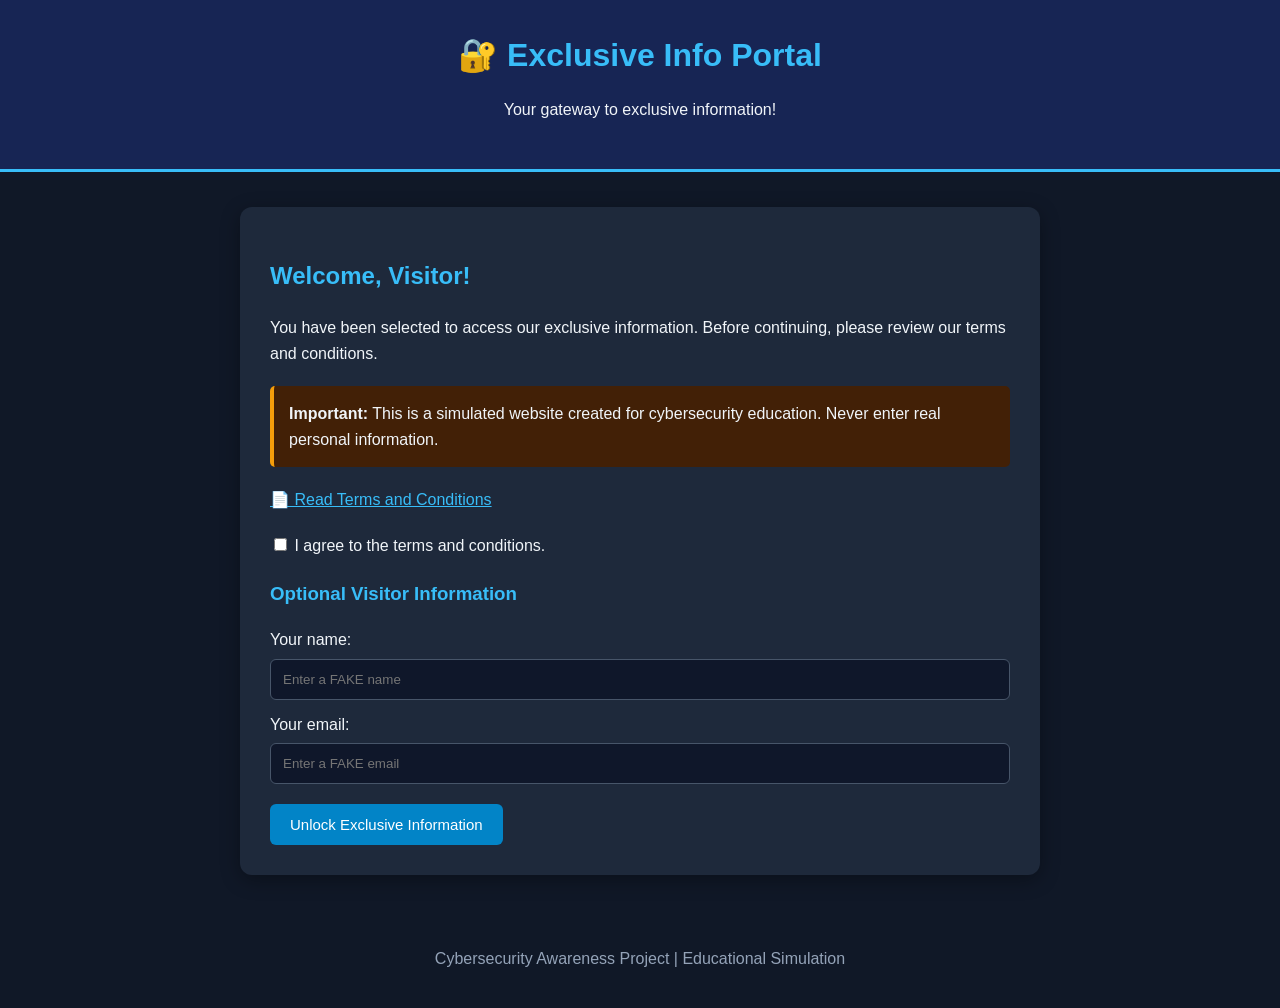
<file: index.html>
<!DOCTYPE html>
<html lang="en">
<head>
    <meta charset="UTF-8">
    <meta name="viewport" content="width=device-width, initial-scale=1.0">
    <title>Exclusive Info Portal</title>
    <link rel="stylesheet" href="style.css">
    <script src="script.js" defer></script>
</head>
<body>

<header>
    <h1>🔐 Exclusive Info Portal</h1>
    <p>Your gateway to exclusive information!</p>
</header>

<main class="container">

    <section id="welcome">
        <h2>Welcome, Visitor!</h2>
        <p>
            You have been selected to access our exclusive information.
            Before continuing, please review our terms and conditions.
        </p>

        <div class="notice">
            <strong>Important:</strong> This is a simulated website
            created for cybersecurity education. Never enter real personal information.
        </div>

        <p>
            <a href="terms.html" id="termsLink">
                📄 Read Terms and Conditions
            </a>
        </p>

        <form id="accessForm">

            <label class="check-label">
                <input type="checkbox" id="agree">
                I agree to the terms and conditions.
            </label>

            <h3>Optional Visitor Information</h3>

            <label for="visitorName">Your name:</label>
            <input
                type="text"
                id="visitorName"
                placeholder="Enter a FAKE name"
            >

            <label for="visitorEmail">Your email:</label>
            <input
                type="email"
                id="visitorEmail"
                placeholder="Enter a FAKE email"
            >

            <button type="submit">Unlock Exclusive Information</button>
        </form>
    </section>

    <section id="quizSection" class="hidden">

        <h2>🎉 Access Granted!</h2>

        <p>
            Here is your exclusive information:
        </p>

        <div class="fake-info">
            <h3>Secret Information</h3>
            <p>Project Name: Operation Digital Safety</p>
            <p>Access Code: FAKE-12345</p>
            <p>Security Level: Educational Simulation</p>
        </div>

        <div class="notice">
            Surprise! This was actually a cybersecurity awareness test.
            Your choices have affected your score.
        </div>

        <h2>🧠 Cybersecurity Quiz</h2>

        <p>Answer the questions to test your online safety knowledge.</p>

        <form id="quizForm">

            <div class="question">
                <p>1. What should you do before accepting website terms?</p>
                <label><input type="radio" name="q1" value="wrong"> Accept immediately</label>
                <label><input type="radio" name="q1" value="correct"> Read and understand them</label>
                <label><input type="radio" name="q1" value="wrong"> Ignore them</label>
            </div>

            <div class="question">
                <p>2. Should you share personal information with an unfamiliar website?</p>
                <label><input type="radio" name="q2" value="wrong"> Yes, always</label>
                <label><input type="radio" name="q2" value="correct"> No, unless there is a legitimate need and you trust the site</label>
                <label><input type="radio" name="q2" value="wrong"> It doesn't matter</label>
            </div>

            <div class="question">
                <p>3. What does HTTPS help indicate?</p>
                <label><input type="radio" name="q3" value="correct"> The connection is encrypted</label>
                <label><input type="radio" name="q3" value="wrong"> The website is guaranteed safe</label>
                <label><input type="radio" name="q3" value="wrong"> The website cannot steal information</label>
            </div>

            <div class="question">
                <p>4. What should you do if a website asks for unnecessary information?</p>
                <label><input type="radio" name="q4" value="wrong"> Give it everything</label>
                <label><input type="radio" name="q4" value="correct"> Stop and question why it is needed</label>
                <label><input type="radio" name="q4" value="wrong"> Ignore the warning signs</label>
            </div>

            <div class="question">
                <p>5. What is a strong way to protect online accounts?</p>
                <label><input type="radio" name="q5" value="wrong"> Use the same password everywhere</label>
                <label><input type="radio" name="q5" value="wrong"> Share passwords with friends</label>
                <label><input type="radio" name="q5" value="correct"> Use unique passwords and multifactor authentication</label>
            </div>

            <button type="submit">Submit Quiz</button>
        </form>

        <div id="results" class="hidden">
            <h2>Your Results</h2>
            <h3 id="finalScore"></h3>
            <p id="resultMessage"></p>

            <a href="safety.html" class="safety-link">
                🛡️ Learn How to Stay Safe Online
            </a>

            <button onclick="location.reload()">Play Again</button>
        </div>

    </section>

</main>

<footer>
    <p>Cybersecurity Awareness Project | Educational Simulation</p>
</footer>

</body>
</html>
</file>
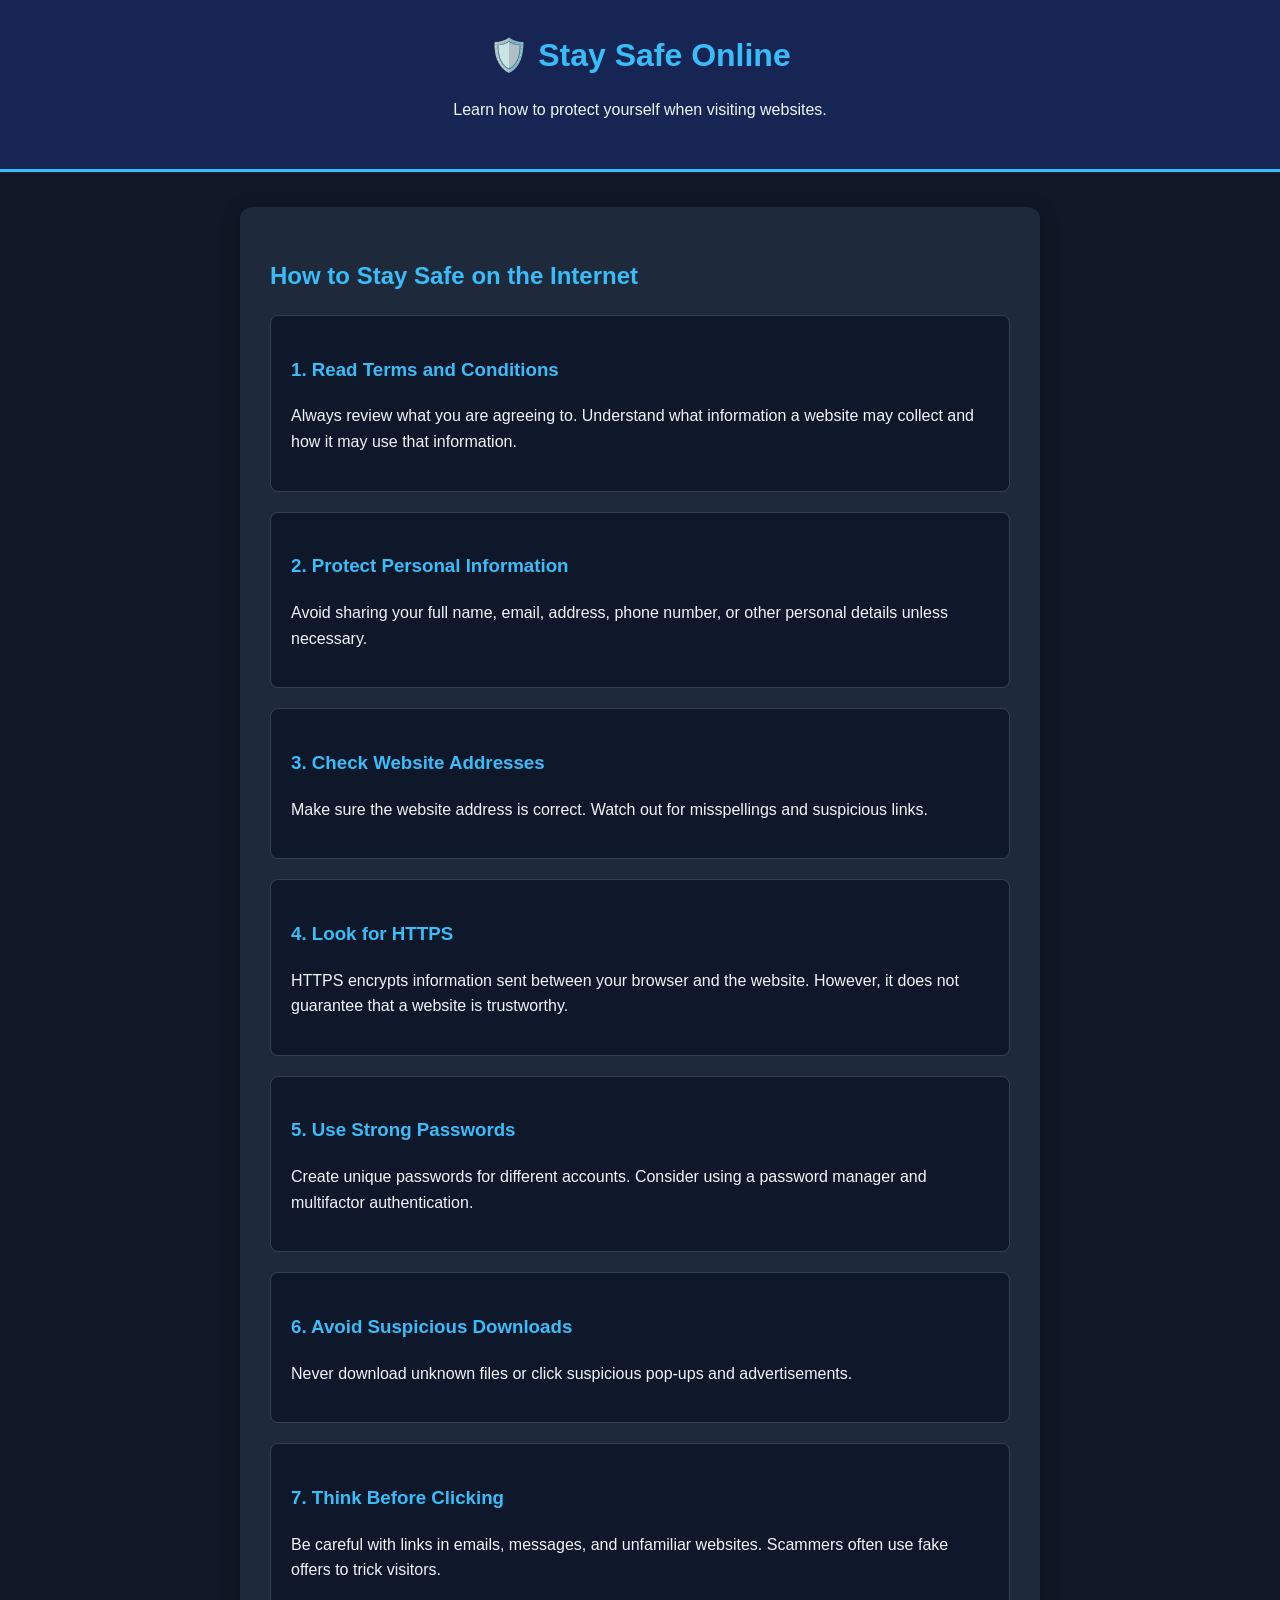
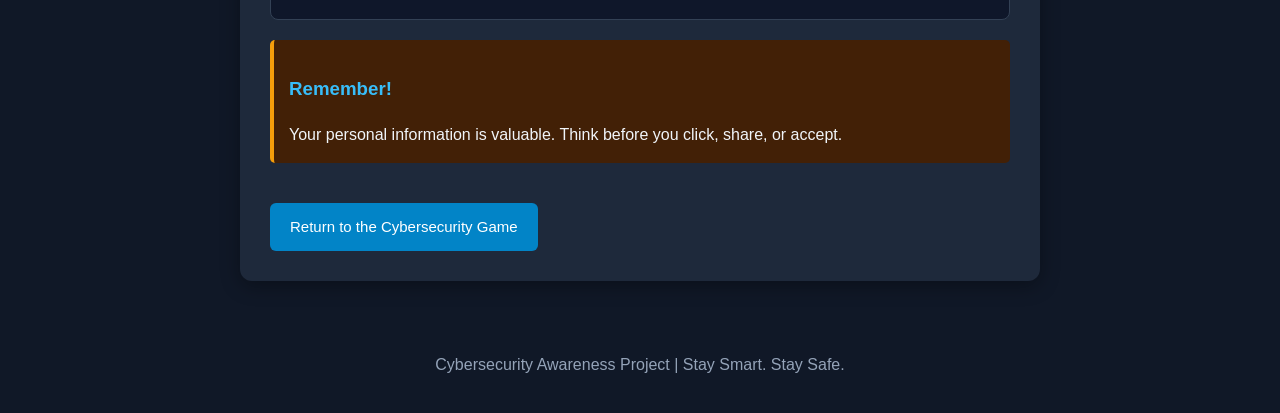
<file: safety.html>
<!DOCTYPE html>
<html lang="en">
<head>
    <meta charset="UTF-8">
    <meta name="viewport" content="width=device-width, initial-scale=1.0">
    <title>Stay Safe Online</title>
    <link rel="stylesheet" href="style.css">
</head>
<body>

<header>
    <h1>🛡️ Stay Safe Online</h1>
    <p>Learn how to protect yourself when visiting websites.</p>
</header>

<main class="container">

    <h2>How to Stay Safe on the Internet</h2>

    <div class="fake-info">
        <h3>1. Read Terms and Conditions</h3>
        <p>
            Always review what you are agreeing to.
            Understand what information a website may collect
            and how it may use that information.
        </p>
    </div>

    <div class="fake-info">
        <h3>2. Protect Personal Information</h3>
        <p>
            Avoid sharing your full name, email, address,
            phone number, or other personal details unless necessary.
        </p>
    </div>

    <div class="fake-info">
        <h3>3. Check Website Addresses</h3>
        <p>
            Make sure the website address is correct.
            Watch out for misspellings and suspicious links.
        </p>
    </div>

    <div class="fake-info">
        <h3>4. Look for HTTPS</h3>
        <p>
            HTTPS encrypts information sent between your browser
            and the website. However, it does not guarantee that
            a website is trustworthy.
        </p>
    </div>

    <div class="fake-info">
        <h3>5. Use Strong Passwords</h3>
        <p>
            Create unique passwords for different accounts.
            Consider using a password manager and multifactor authentication.
        </p>
    </div>

    <div class="fake-info">
        <h3>6. Avoid Suspicious Downloads</h3>
        <p>
            Never download unknown files or click suspicious
            pop-ups and advertisements.
        </p>
    </div>

    <div class="fake-info">
        <h3>7. Think Before Clicking</h3>
        <p>
            Be careful with links in emails, messages, and unfamiliar websites.
            Scammers often use fake offers to trick visitors.
        </p>
    </div>

    <div class="notice">
        <h3>Remember!</h3>
        Your personal information is valuable.
        Think before you click, share, or accept.
    </div>

    <a href="index.html" class="safety-link">
        Return to the Cybersecurity Game
    </a>

</main>

<footer>
    <p>Cybersecurity Awareness Project | Stay Smart. Stay Safe.</p>
</footer>

</body>
</html>
</file>
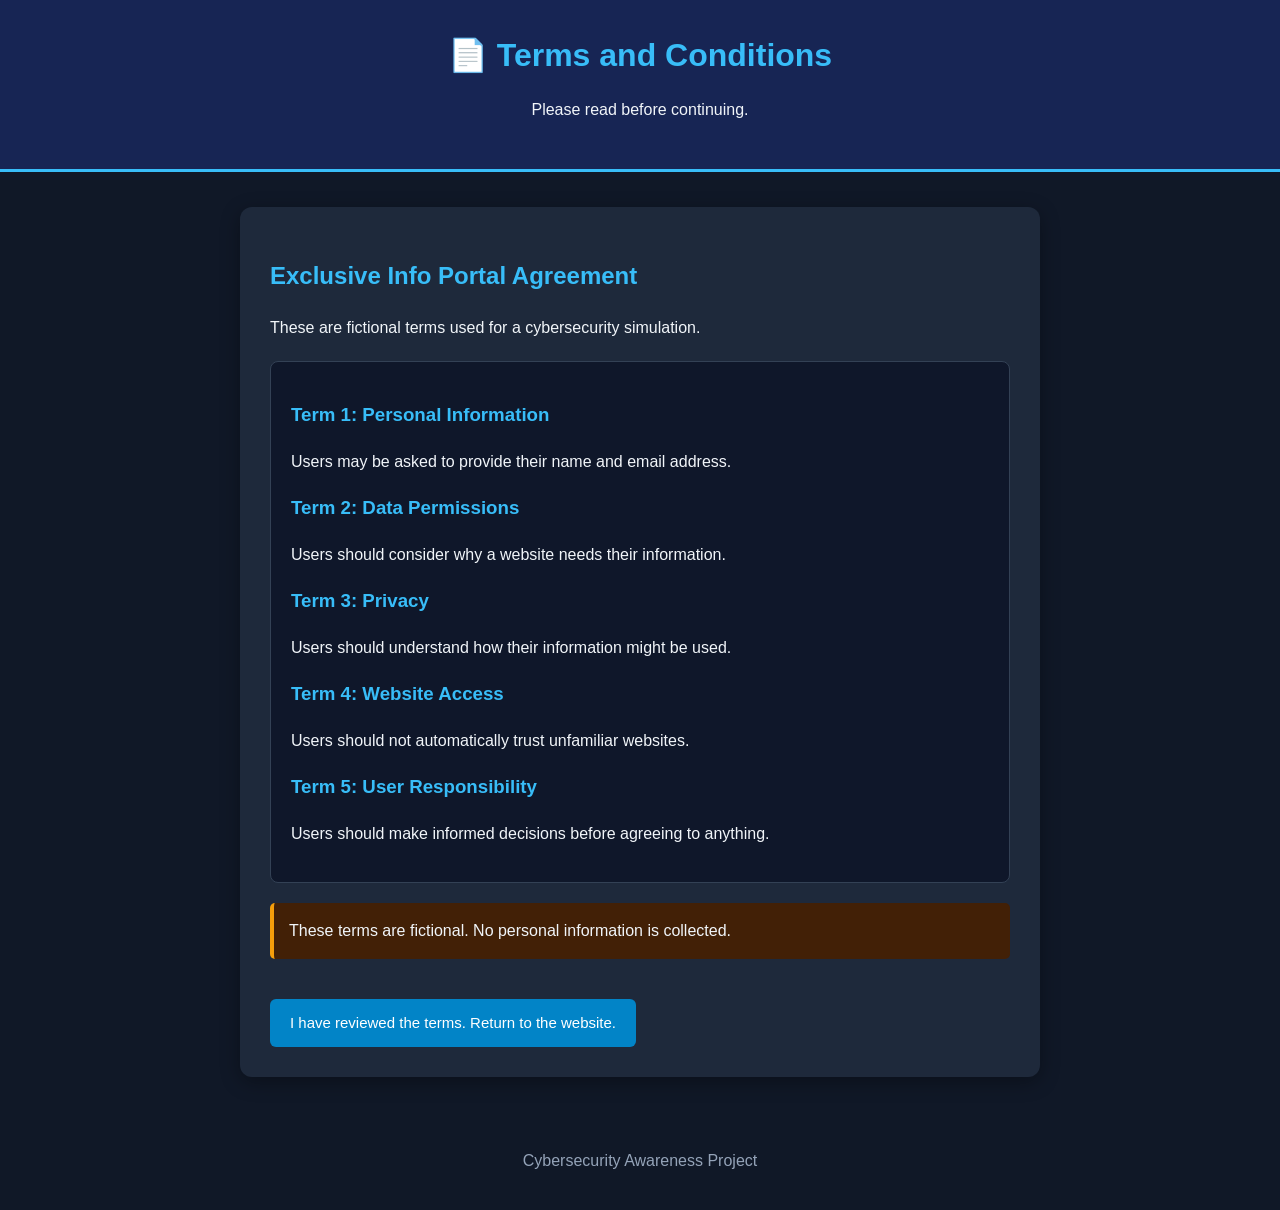
<file: terms.html>
<!DOCTYPE html>
<html lang="en">
<head>
    <meta charset="UTF-8">
    <meta name="viewport" content="width=device-width, initial-scale=1.0">
    <title>Terms and Conditions</title>
    <link rel="stylesheet" href="style.css">
</head>
<body>

<header>
    <h1>📄 Terms and Conditions</h1>
    <p>Please read before continuing.</p>
</header>

<main class="container">

    <h2>Exclusive Info Portal Agreement</h2>

    <p>These are fictional terms used for a cybersecurity simulation.</p>

    <div class="fake-info">
        <h3>Term 1: Personal Information</h3>
        <p>Users may be asked to provide their name and email address.</p>

        <h3>Term 2: Data Permissions</h3>
        <p>Users should consider why a website needs their information.</p>

        <h3>Term 3: Privacy</h3>
        <p>Users should understand how their information might be used.</p>

        <h3>Term 4: Website Access</h3>
        <p>Users should not automatically trust unfamiliar websites.</p>

        <h3>Term 5: User Responsibility</h3>
        <p>Users should make informed decisions before agreeing to anything.</p>
    </div>

    <div class="notice">
        These terms are fictional. No personal information is collected.
    </div>

    <a href="index.html?reviewed=true" class="safety-link">
        I have reviewed the terms. Return to the website.
    </a>

</main>

<footer>
    <p>Cybersecurity Awareness Project</p>
</footer>

</body>
</html>
</file>
<file: style.css>
* {
    box-sizing: border-box;
}

body {
    margin: 0;
    font-family: Arial, sans-serif;
    background: #101827;
    color: #f1f5f9;
    line-height: 1.6;
}

header {
    background: #172554;
    text-align: center;
    padding: 30px 15px;
    border-bottom: 3px solid #38bdf8;
}

header h1 {
    color: #38bdf8;
    margin: 0;
}

.container {
    max-width: 800px;
    margin: 35px auto;
    padding: 30px;
    background: #1e293b;
    border-radius: 12px;
    box-shadow: 0 5px 20px #0005;
}

h2, h3 {
    color: #38bdf8;
}

label {
    display: block;
    margin-top: 12px;
}

input[type="text"],
input[type="email"] {
    width: 100%;
    padding: 12px;
    margin-top: 6px;
    background: #0f172a;
    border: 1px solid #475569;
    border-radius: 6px;
    color: white;
}

input[type="checkbox"],
input[type="radio"] {
    accent-color: #38bdf8;
}

.check-label {
    margin: 20px 0;
}

button,
.safety-link {
    display: inline-block;
    background: #0284c7;
    color: white;
    border: none;
    border-radius: 6px;
    padding: 12px 20px;
    margin-top: 20px;
    cursor: pointer;
    text-decoration: none;
    font-size: 15px;
}

button:hover,
.safety-link:hover {
    background: #0369a1;
}

a {
    color: #38bdf8;
}

.notice {
    background: #422006;
    border-left: 4px solid #f59e0b;
    padding: 15px;
    margin: 20px 0;
    border-radius: 5px;
}

.fake-info {
    background: #0f172a;
    border: 1px solid #334155;
    padding: 20px;
    border-radius: 8px;
    margin: 20px 0;
}

.question {
    background: #0f172a;
    padding: 18px;
    margin: 20px 0;
    border-radius: 8px;
}

.question label {
    padding: 5px;
    color: #cbd5e1;
}

.hidden {
    display: none;
}

#results {
    border-top: 2px solid #38bdf8;
    margin-top: 30px;
    padding-top: 20px;
}

footer {
    text-align: center;
    padding: 20px;
    color: #94a3b8;
}

@media (max-width: 600px) {
    .container {
        margin: 15px;
        padding: 20px;
    }

    header h1 {
        font-size: 24px;
    }
}
</file>
